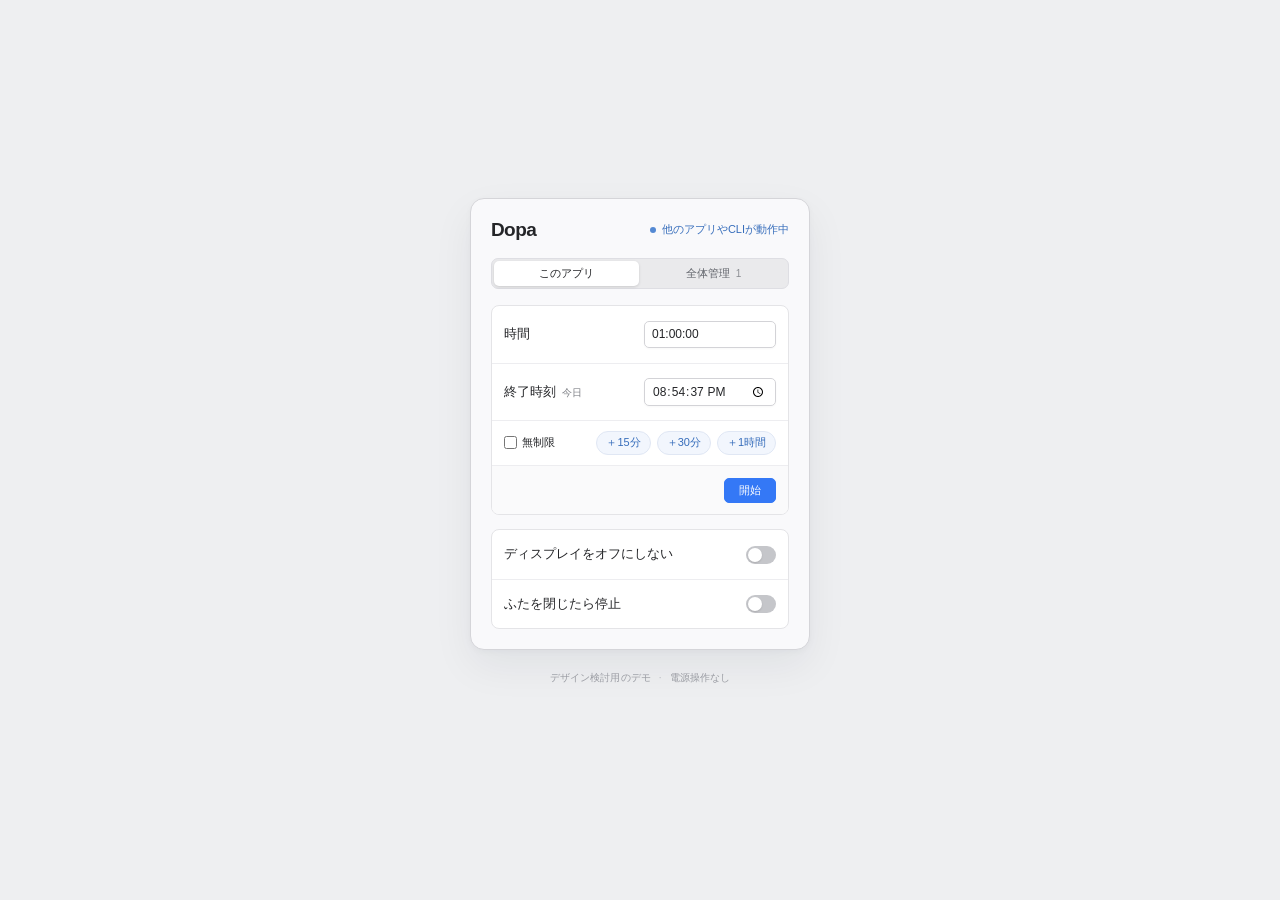
<file: prototypes/ui/index.html>
<!doctype html>
<html lang="ja">
<head>
  <meta charset="utf-8">
  <meta name="viewport" content="width=device-width, initial-scale=1">
  <meta name="theme-color" content="#eeeff1">
  <title>Dopa — シンプルなUI</title>
  <link rel="stylesheet" href="./styles.css">
  <script type="module" src="./app.js"></script>
</head>
<body>
  <main>
    <section class="panel" aria-label="Dopa 操作パネル">
      <header class="panel-header"><h1>Dopa</h1><span class="status" id="status" role="status" aria-atomic="true" data-state="inactive"><span class="status-dot" aria-hidden="true"></span><span id="status-label">オフ</span></span></header>
      <div class="tabs" role="tablist" aria-label="操作範囲"><button id="tab-own" role="tab" aria-selected="true" aria-controls="own-panel">このアプリ</button><button id="tab-global" role="tab" aria-selected="false" aria-controls="global-panel" tabindex="-1">全体管理 <span id="session-count">1</span></button></div>
      <div class="tab-panels">
      <div id="own-panel" role="tabpanel" aria-labelledby="tab-own">
        <form id="controls" novalidate>
          <div class="settings-group" role="group" aria-label="時間管理">
            <div class="time-rows">
              <div class="setting-row"><label for="duration" id="duration-label">時間</label><input id="duration" type="text" value="01:00:00" placeholder="—" autocomplete="off" spellcheck="false" title="HH:MM:SS"></div>
              <div class="setting-row"><div class="time-label"><label for="end-time">終了時刻</label><span id="end-day">今日</span></div><input id="end-time" type="time" step="1"></div>
            </div>
            <div class="time-options">
              <label class="unlimited-option"><input type="checkbox" id="unlimited">無制限</label>
              <div class="duration-increments" role="group" aria-label="時間を追加"><button type="button" data-add-seconds="900" aria-label="15分追加">＋15分</button><button type="button" data-add-seconds="1800" aria-label="30分追加">＋30分</button><button type="button" data-add-seconds="3600" aria-label="1時間追加">＋1時間</button></div>
            </div>
            <div class="confirm-row" id="edit-actions"><button class="power-button" type="button" id="power-button">開始</button><button type="button" id="cancel-edit" title="キャンセル" hidden>キャンセル</button><button type="submit" class="confirm-button" id="confirm-edit" hidden>適用</button></div>
          </div>
          <div class="settings-group" role="group" aria-label="動作設定">
            <div class="setting-row"><label id="display-label" for="display-switch">ディスプレイをオフにしない</label><button type="button" class="switch" id="display-switch" role="switch" aria-labelledby="display-label" aria-checked="false"><span></span></button></div>
            <div class="setting-row"><label id="lid-label" for="lid-switch">ふたを閉じたら停止</label><button type="button" class="switch" id="lid-switch" role="switch" aria-labelledby="lid-label" aria-checked="false"><span></span></button></div>
          </div>
        </form>
      </div>
      <div id="global-panel" role="tabpanel" aria-labelledby="tab-global" hidden>
        <div class="global-content">
        <div class="settings-group" id="sessions" role="region" aria-label="スリープ防止の一覧" tabindex="0"></div>
        <button class="primary-button stop" id="stop-all">すべて停止</button>
        </div>
      </div>
      </div>
    </section>
    <p class="preview-note">デザイン検討用のデモ <span>·</span> 電源操作なし</p>
  </main>
  <dialog id="stop-dialog" aria-labelledby="stop-title" aria-describedby="stop-description stop-targets"><h2 id="stop-title">スリープ防止を停止しますか？</h2><p id="stop-description"></p><p id="stop-targets"></p><div class="dialog-actions"><button id="cancel-stop">キャンセル</button><button id="confirm-stop" class="confirm-button">スリープ防止を停止</button></div></dialog>
  <div id="validation-popover" popover="manual" role="dialog" aria-modal="false" aria-labelledby="validation-title"><h2 id="validation-title"></h2><p id="edit-error" role="alert"></p><button type="button" id="dismiss-validation" aria-label="エラーメッセージを閉じる">×</button></div>
</body>
</html>
</file>
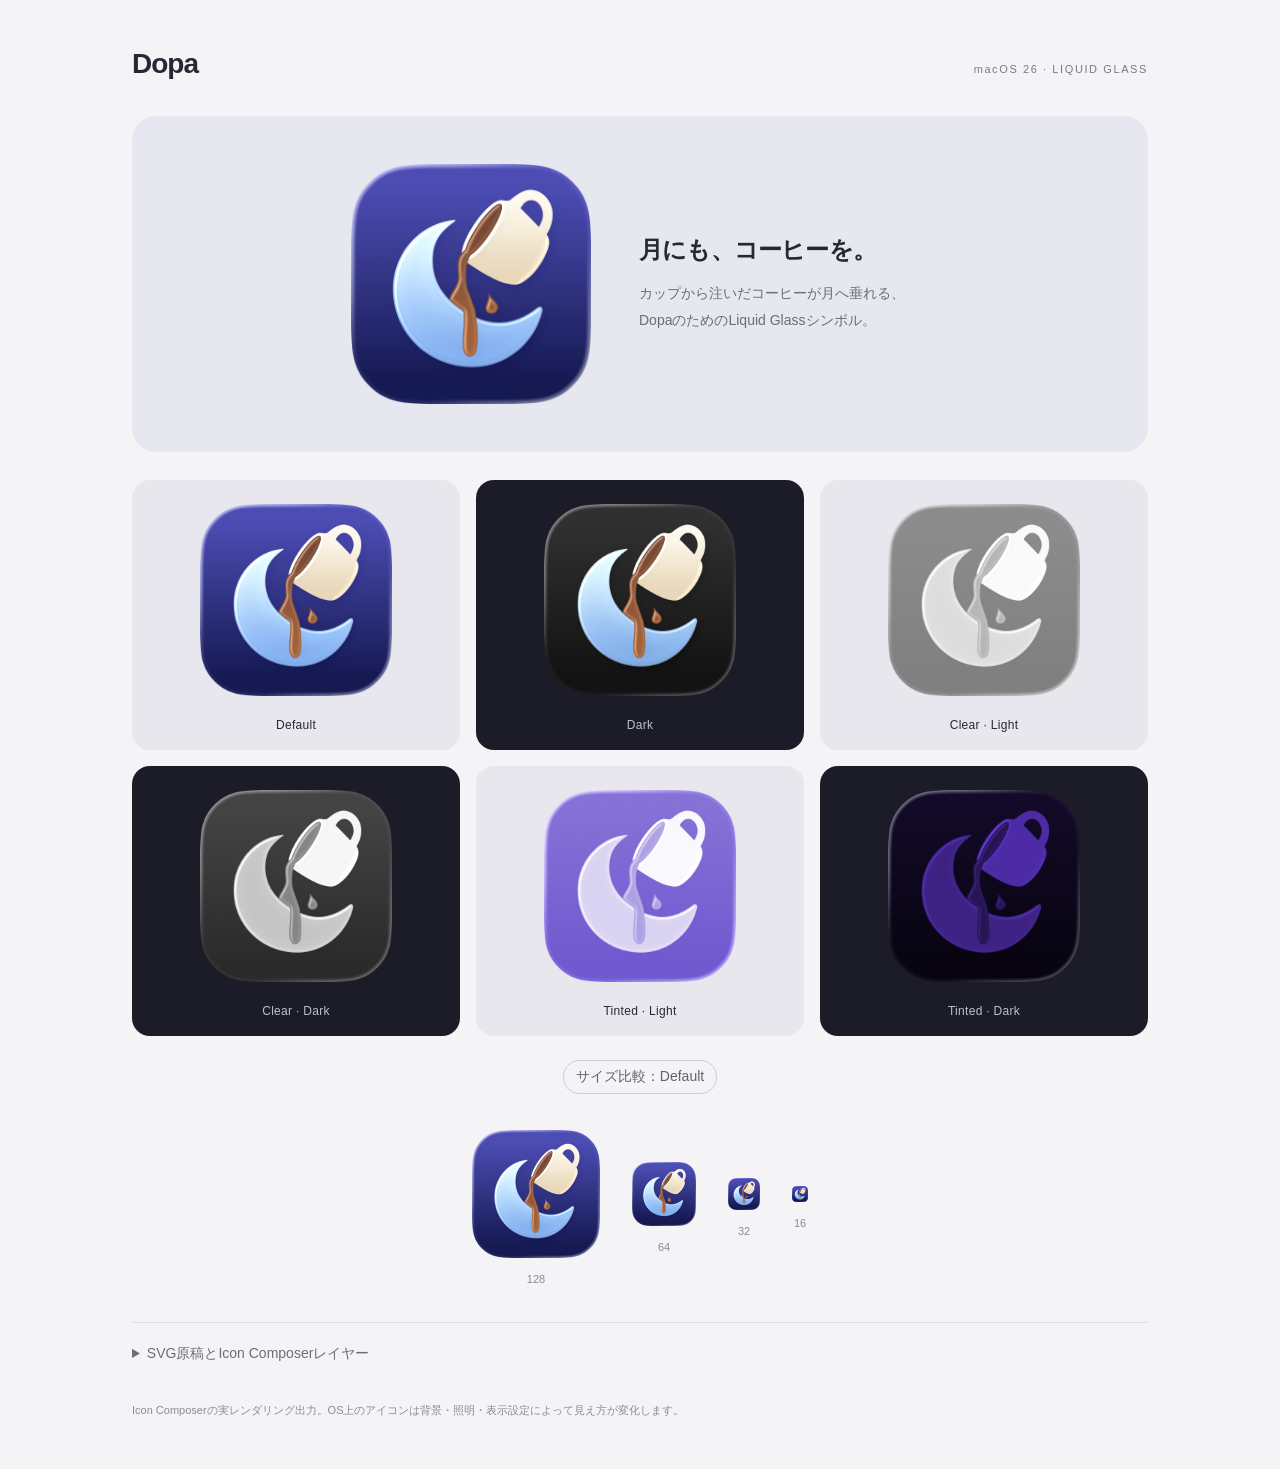
<file: artwork/icon/preview.html>
<!doctype html>
<html lang="ja">
<meta charset="utf-8">
<meta name="viewport" content="width=device-width,initial-scale=1">
<title>Dopa · App icon</title>
<style>
*{box-sizing:border-box}body{margin:0;background:#f4f4f7;color:#282834;font:14px -apple-system,BlinkMacSystemFont,sans-serif}main{max-width:1080px;margin:auto;padding:48px 32px}header{display:flex;justify-content:space-between;align-items:baseline;gap:20px;margin-bottom:36px}h1{font-size:28px;letter-spacing:-1px;margin:0}header span{color:#797985;font-size:11px;letter-spacing:1.6px}.hero{display:flex;align-items:center;justify-content:center;gap:48px;background:#e7e7ef;border-radius:24px;padding:48px;margin-bottom:28px}.hero img{width:240px;height:240px}.hero h2{font-size:24px;font-weight:600;letter-spacing:-.8px;margin:0 0 14px}.hero p{max-width:290px;color:#6c6c7b;line-height:1.9;margin:0}.grid{display:grid;grid-template-columns:repeat(3,1fr);gap:16px}.card{background:#e7e7ed;padding:24px 16px 18px;border-radius:18px;text-align:center}.card.dark{background:#1b1c27;color:#c0c0cc}.card img{width:100%;max-width:192px;display:block;margin:0 auto 20px}.card span{font-size:12px;letter-spacing:.3px}.sizes{display:flex;align-items:center;justify-content:center;flex-wrap:wrap;gap:32px;padding:36px 0}.size{text-align:center}.size img{display:block;margin:auto auto 12px}.size span{font-size:11px;color:#8a8a97}details{border-top:1px solid #dddde4;padding:22px 0}summary{cursor:pointer;color:#6c6c7b}.source{display:flex;align-items:center;gap:28px;padding-top:24px}.source img{width:128px;height:128px;border-radius:24%}.source p{color:#737380;font-size:12px;line-height:1.9}.source a,footer a{color:#575e9d}footer{padding-top:16px;color:#8a8a97;font-size:11px;line-height:1.8}.sizes[data-mode="dark"],.sizes[data-mode="tinteddark"]{background:#1b1c27;border-radius:18px;margin-top:16px}button{color:#626273;background:transparent;border:1px solid #ceced8;border-radius:16px;padding:7px 12px;font:inherit;cursor:pointer}.sizecontrols{text-align:center;margin-top:24px}@media(max-width:700px){main{padding:28px 20px}.hero{display:block;text-align:center;padding:32px 20px}.hero img{width:208px;height:208px;margin-bottom:24px}.hero p{margin:auto}.grid{grid-template-columns:repeat(2,1fr);gap:12px}.card{padding:22px 14px 16px}.card img{margin-bottom:16px}.sizes{gap:24px}.source{align-items:flex-start;gap:20px}.source img{width:96px;height:96px}header span{font-size:9px}}
</style>
<main>
<header><h1>Dopa</h1><span>macOS 26 · LIQUID GLASS</span></header>
<div class="hero"><img src="renders/default.png" alt="DopaのLiquid Glassアプリアイコン"><div><h2>月にも、コーヒーを。</h2><p>カップから注いだコーヒーが月へ垂れる、DopaのためのLiquid Glassシンボル。</p></div></div>
<div class="grid">
<div class="card"><img src="renders/default.png" alt="Default表示"><span>Default</span></div>
<div class="card dark"><img src="renders/dark.png" alt="Dark表示"><span>Dark</span></div>
<div class="card"><img src="renders/clearlight.png" alt="Clear Light表示"><span>Clear · Light</span></div>
<div class="card dark"><img src="renders/cleardark.png" alt="Clear Dark表示"><span>Clear · Dark</span></div>
<div class="card"><img src="renders/tintedlight.png" alt="Tinted Light表示"><span>Tinted · Light</span></div>
<div class="card dark"><img src="renders/tinteddark.png" alt="Tinted Dark表示"><span>Tinted · Dark</span></div>
</div>
<div class="sizecontrols"><button id="switch-size-mode" type="button">サイズ比較：Default</button></div>
<div class="sizes" data-mode="default">
<div class="size"><img src="renders/default.png" width="128" height="128" alt="128px表示"><span>128</span></div>
<div class="size"><img src="renders/default.png" width="64" height="64" alt="64px表示"><span>64</span></div>
<div class="size"><img src="renders/default.png" width="32" height="32" alt="32px表示"><span>32</span></div>
<div class="size"><img src="renders/default.png" width="16" height="16" alt="16px表示"><span>16</span></div>
</div>
<details><summary>SVG原稿とIcon Composerレイヤー</summary><div class="source"><p>このページは、採用した月とコーヒーのアイコンをIcon Composerで描画した結果です。<br><a href="moon.svg">月</a> · <a href="cup.svg">カップ</a> · <a href="rim.svg">リム</a> · <a href="coffee.svg">コーヒー</a><br><a href="moon-coffee-preview.html">統合SVG原稿を見る</a></p></div></details>
<footer>Icon Composerの実レンダリング出力。OS上のアイコンは背景・照明・表示設定によって見え方が変化します。</footer>
</main>
<script>
const sizeModes=[
  {key:'default',label:'Default'},
  {key:'dark',label:'Dark'},
  {key:'tintedlight',label:'Tinted Light'},
  {key:'tinteddark',label:'Tinted Dark'}
];
document.querySelector('#switch-size-mode').addEventListener('click',event=>{
  const sizes=document.querySelector('.sizes');
  const current=sizeModes.findIndex(mode=>mode.key===sizes.dataset.mode);
  const next=sizeModes[(current+1)%sizeModes.length];
  sizes.dataset.mode=next.key;
  event.currentTarget.textContent=`サイズ比較：${next.label}`;
  for(const img of sizes.querySelectorAll('img'))img.src=`renders/${next.key}.png`;
});
</script>
</html>
</file>
<file: prototypes/ui/styles.css>
:root{color-scheme:light;--ink:#242528;--muted:#7b7d83;--accent:#3478f6;--line:#e4e4e7;--background:#eeeff1;font-family:-apple-system,BlinkMacSystemFont,"Helvetica Neue",sans-serif;color:var(--ink);background:var(--background);font-synthesis:none}
*{box-sizing:border-box}
body{margin:0;min-width:280px;-webkit-font-smoothing:antialiased}
main{min-height:100svh;display:flex;flex-direction:column;align-items:center;justify-content:center;padding:28px 18px 45px}
.panel{width:340px;max-width:100%;padding:21px 20px 20px;background:#f9f9fb;border:1px solid #d5d5d9;border-radius:14px;box-shadow:0 16px 40px #151c3010,0 2px 6px #151c3008}
.panel-header{display:flex;align-items:center;justify-content:space-between;gap:16px;margin-bottom:19px}
h1{font-size:19px;letter-spacing:-.6px;font-weight:650;line-height:1;margin:0}
.status{display:inline-flex;align-items:center;gap:6px;font-size:11px;color:var(--muted);white-space:nowrap}
.status-dot{width:6px;height:6px;flex-shrink:0;background:#b5b7bc;border-radius:50%}
.status[data-state=own]{color:#38804c}.status[data-state=own] .status-dot{background:#45a260}
.status[data-state=other]{color:#366dbb}.status[data-state=other] .status-dot{background:#5489d3}
.settings-group{border:1px solid var(--line);border-radius:8px;background:#fff;overflow:hidden}
.settings-group+.settings-group{margin-top:14px}
.setting-row{min-height:49px;display:flex;align-items:center;justify-content:space-between;gap:16px;padding:11px 12px}
.settings-group>.setting-row:not(:first-child){border-top:1px solid #ededf0}
.time-rows{display:grid;grid-auto-rows:1fr}
.time-rows>.setting-row{min-height:57px}
.time-rows>.setting-row+.setting-row{border-top:1px solid #ededf0}
.time-label{display:flex;align-items:baseline;gap:6px;white-space:nowrap}
#end-day{font-size:10px;line-height:1.2;color:var(--muted)}
[hidden]{display:none!important}
label{font-size:13px;line-height:1.4;cursor:default}
button,input{font:inherit;color:inherit}
input{min-width:0;width:132px;padding:4px 7px;font-size:12px;line-height:1.4;font-variant-numeric:tabular-nums;border:1px solid #d3d3d7;border-radius:5px;background:#fff;box-shadow:0 1px 2px #00000008}
#duration,#end-time{text-align:left;letter-spacing:normal}
#end-time::-webkit-datetime-edit{padding:0}
#end-time::-webkit-datetime-edit-fields-wrapper{padding:0}
input[aria-invalid=true]{border-color:#cc5148}
#duration:disabled,#end-time:disabled{background:#f5f5f7;color:#95979d;box-shadow:none;border-color:#e4e4e7}
.time-options{display:flex;align-items:center;justify-content:space-between;flex-wrap:wrap;gap:10px;padding:10px 12px;border-top:1px solid #ededf0}
.unlimited-option{display:inline-flex;align-items:center;gap:5px;font-size:11px;white-space:nowrap;cursor:pointer}
.unlimited-option input{appearance:auto;accent-color:var(--accent);width:13px;height:13px;padding:0;margin:0;box-shadow:none;cursor:pointer}
.duration-increments{display:flex;justify-content:flex-end;gap:6px;margin-left:auto}
.duration-increments button{min-height:24px;padding:3px 9px;border:1px solid #e0e7f4;border-radius:999px;background:#f2f6fd;color:#366dbb;font-size:11px;line-height:1.4;white-space:nowrap;cursor:pointer}
.duration-increments button:hover:not(:disabled){background:#e5eefc;border-color:#c7d9f5}
.duration-increments button:active:not(:disabled){background:#dce8fb}
.switch{width:30px;height:18px;flex-shrink:0;padding:2px;border:0;border-radius:999px;background:#c5c6ca;cursor:pointer;transition:background .15s ease}
.switch span{display:block;width:14px;height:14px;background:#fff;box-shadow:0 1px 2px #0002;border-radius:50%;transition:transform .15s ease}
.switch[aria-checked=true]{background:var(--accent)}
.switch[aria-checked=true] span{transform:translateX(12px)}
button:disabled{cursor:default;opacity:.45}
button:focus-visible,input:focus-visible{outline:3px solid #83b1ff;outline-offset:3px}
.tabs{display:flex;gap:2px;padding:2px;border:1px solid #dedee3;background:#eaeaec;border-radius:7px;margin-bottom:16px}
.tabs button{flex:1;border:0;border-radius:5px;padding:5px 2px;font-size:11px;background:transparent;color:#62656c;cursor:pointer}
.tabs button[aria-selected=true]{background:#fff;color:var(--ink);box-shadow:0 1px 3px #0002}
#session-count{font-size:10px;margin-left:3px;color:#8c8e93}
.tab-panels{display:grid}
.tab-panels>[role=tabpanel]{grid-area:1 / 1;min-width:0;min-height:0}
/* Keep the own panel's natural height while hiding its inactive controls. */
.tab-panels>[hidden]{display:block!important;visibility:hidden;pointer-events:none}
#global-panel{position:relative}
.global-content{position:absolute;inset:0;display:flex;flex-direction:column;min-height:0}
#sessions{flex:1;min-height:0;overflow-y:auto;overscroll-behavior:contain;scrollbar-gutter:stable}
#sessions:focus-visible{outline:3px solid #83b1ff;outline-offset:3px}
#stop-all{flex-shrink:0}
.confirm-row{display:flex;justify-content:flex-end;min-height:49px;align-items:center;padding:8px 12px;border-top:1px solid #ededf0;background:#fafafb;gap:7px}
#power-button{min-width:52px}
.confirm-row button,.session-stop,.dialog-actions button{border:1px solid #d5d5dc;border-radius:5px;background:#fff;padding:4px 9px;font-size:11px;cursor:pointer}
.confirm-row .confirm-button,.confirm-row .power-button:not(.stop),.dialog-actions .confirm-button{color:#fff;background:var(--accent);border-color:var(--accent)}
#validation-popover{position:fixed;inset:auto;width:248px;max-width:calc(100vw - 24px);margin:0;padding:14px 32px 14px 14px;overflow:visible;border:1px solid #d5d5d9;border-radius:10px;background:#fff;color:var(--ink);box-shadow:0 8px 26px #151c3026,0 1px 4px #151c3012}
#validation-popover::before{content:'';position:absolute;left:calc(var(--arrow-x,50%) - 5px);width:9px;height:9px;background:#fff;transform:rotate(45deg)}
#validation-popover[data-placement=above]::before{bottom:-5px;border-right:1px solid #d5d5d9;border-bottom:1px solid #d5d5d9}
#validation-popover[data-placement=below]::before{top:-5px;border-left:1px solid #d5d5d9;border-top:1px solid #d5d5d9}
#validation-title{font-size:12px;font-weight:600;line-height:1.5;margin:0 0 5px}
#edit-error{font-size:12px;line-height:1.6;color:#62656c;margin:0}
#dismiss-validation{position:absolute;top:5px;right:5px;width:22px;height:22px;padding:0;border:0;border-radius:5px;background:transparent;color:#7b7d83;font-size:18px;line-height:22px;cursor:pointer}
#dismiss-validation:hover{background:#eeeef1;color:var(--ink)}
.session-row strong{display:block;font-size:12px;font-weight:500}
.session-row small{display:block;font-size:10px;color:var(--muted);margin-top:3px}
.empty-state{display:flex;align-items:center;justify-content:center;min-height:100%;margin:0;padding:26px 12px;color:var(--muted);font-size:12px;text-align:center}
dialog{max-width:calc(100vw - 32px);width:320px;border:1px solid #d6d6da;border-radius:12px;padding:22px;background:#f9f9fb;box-shadow:0 20px 70px #0003}
dialog::backdrop{background:#171a2630}
dialog h2{font-size:14px;line-height:1.5;margin:0 0 10px}
dialog p{font-size:12px;line-height:1.7;margin:0 0 10px}
#stop-targets{font-size:11px;color:#62656c;white-space:pre-line;max-height:7.2em;overflow-y:auto;margin-bottom:20px}
.dialog-actions{display:flex;justify-content:flex-end;flex-wrap:wrap;gap:8px}
.primary-button{width:100%;height:33px;margin-top:18px;border:1px solid #206bf1;border-radius:7px;color:#fff;background:var(--accent);box-shadow:0 1px 2px #0000000c;font-size:13px;font-weight:550;cursor:pointer;transition:background .12s ease}
.primary-button:hover{background:#246aea}
.primary-button.stop{background:#fff;color:var(--ink);border-color:#d3d3d8}
.primary-button.stop:hover{background:#f1f1f5}
.preview-note{font-size:10px;color:#999ba2;letter-spacing:.01em;margin:21px 0 0;text-align:center}.preview-note span{padding:0 5px;color:#b8b9bf}
@media(max-width:360px){main{padding:20px 14px}.panel{padding:18px 16px}.setting-row{gap:10px;padding:11px 10px}.time-rows input{width:112px}label{font-size:12px}}
@media(prefers-reduced-motion:reduce){*{transition:none!important}}
</file>
